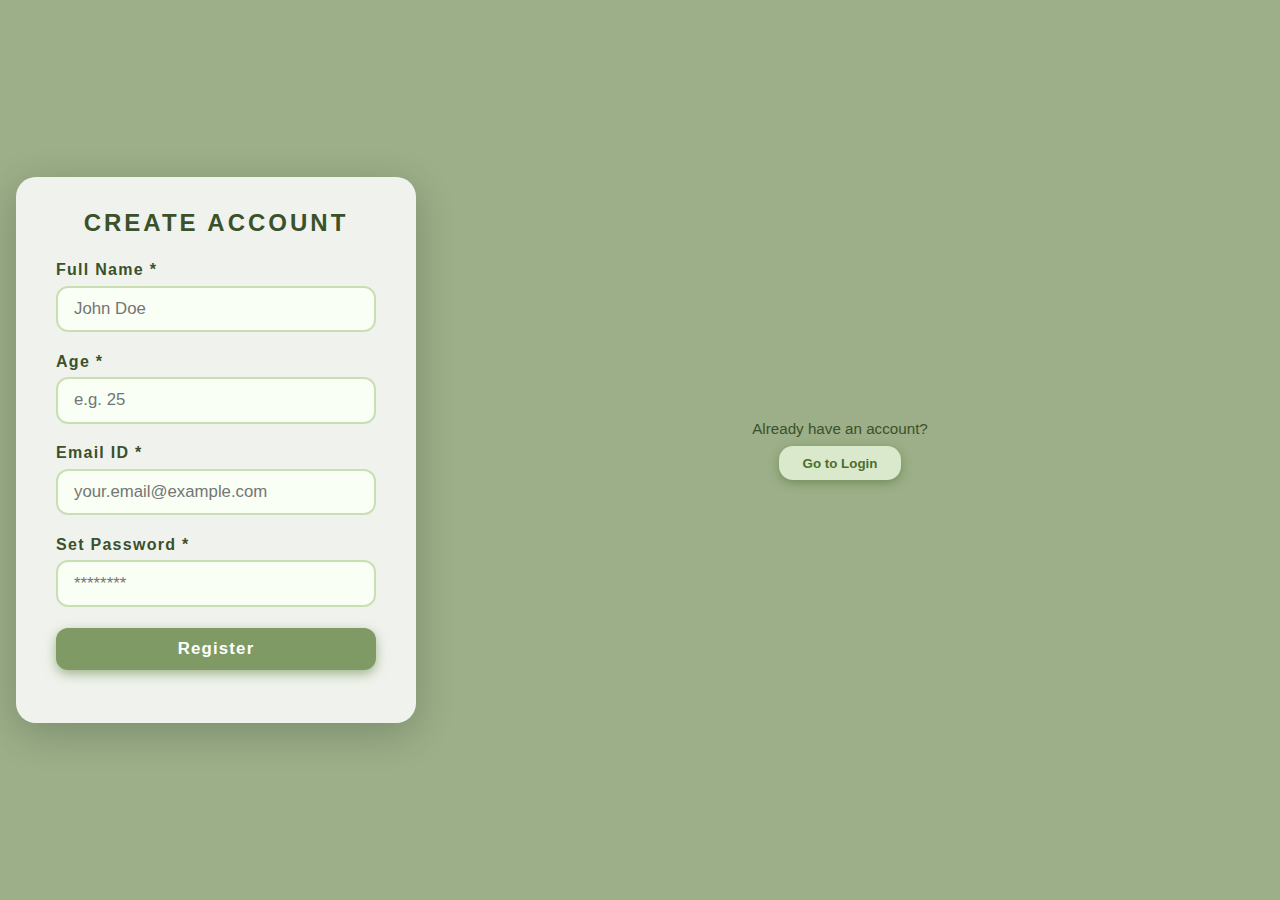
<file: form.html>
<!DOCTYPE html>
<html lang="en">
<head>
  <meta charset="UTF-8" />
  <meta name="viewport" content="width=device-width, initial-scale=1" />
  <title>Dynamic Login Form</title>
  <link rel="stylesheet" href="form.css" />
</head>
<body>
  <div class="container">
    <h2>Create Account</h2>
    <form id="signupForm" novalidate>
      <label for="name">Full Name *</label>
      <input type="text" id="name" name="name" placeholder="John Doe" required />
      <div class="error-msg" id="nameError">Please enter your name.</div>

      <label for="age">Age *</label>
      <input type="number" id="age" name="age" placeholder="e.g. 25" min="1" max="120" required />
      <div class="error-msg" id="ageError">Please enter a valid age (1-120).</div>

      <label for="email">Email ID *</label>
      <input type="email" id="email" name="email" placeholder="your.email@example.com" required />
      <div class="error-msg" id="emailError">Please enter a valid email address.</div>

      <label for="password">Set Password *</label>
      <input type="password" id="password" name="password" placeholder="********" minlength="6" required />
      <div class="error-msg" id="passwordError">Password must be at least 6 characters.</div>

      <input type="submit" value="Register" />
    </form>
  </div>

  <!-- Moved and centered below the container -->
  <div class="login-redirect" style="text-align:center; margin: 20px auto; width: 100%; max-width: 400px;">
    <p>Already have an account?</p>
    <button id="loginBtn" type="button">Go to Login</button>
  </div>


  <script src="form.js"></script>
</body>
</html>
</file>
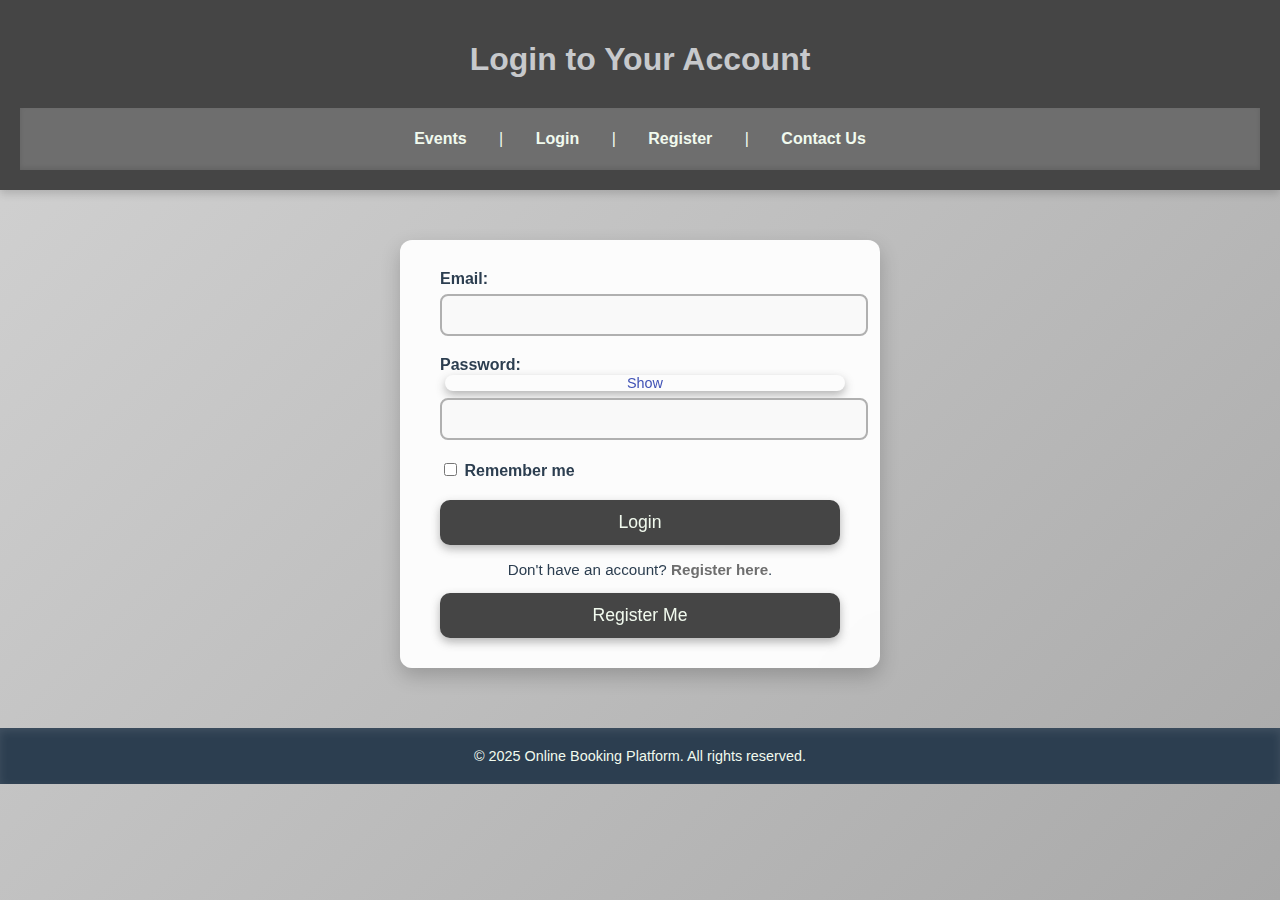
<file: login.html>
<!DOCTYPE html>
<html lang="en">
<head>
  <meta charset="UTF-8" />
  <meta name="viewport" content="width=device-width, initial-scale=1" />
  <title>Login - Online Booking Platform</title>
  <link rel="stylesheet" href="logins.css" />
</head>
<body>
  <header>
    <h1>Login to Your Account</h1>
    <nav>
      <a href="events.html">Events</a> |
      <a href="login.html" aria-current="page">Login</a> |
      <a href="register.html">Register</a> |
      <a href="contact.html">Contact Us</a>
    </nav>
  </header>

  <main>
    <form id="loginForm" action="/login" method="POST" novalidate>
      <div class="form-group">
        <label for="email">Email:</label>
        <input type="email" id="email" name="email" required autocomplete="email" />
      </div>

      <div class="form-group">
        <label for="password">
          Password:
          <button type="button" id="togglePassword" class="toggle-password" aria-label="Show password">Show</button>
        </label>
        <input type="password" id="password" name="password" required autocomplete="current-password" />
      </div>

      <div class="form-group-checkbox">
        <label><input type="checkbox" id="rememberMe" name="rememberMe" /> Remember me</label>
      </div>

      <button type="submit" id="loginBtn">Login</button>
    </form>

    <p>Don't have an account? <a href="register.html">Register here</a>.</p>

    <button id="registerBtn" type="button">Register Me</button>
  </main>

  <footer>
    &copy; 2025 Online Booking Platform. All rights reserved.
  </footer>

  <script src="login.js"></script>
</body>
</html>
</file>
<file: form.css>
* {
  box-sizing: border-box;
  margin: 0;
  padding: 0;
  font-family: 'Segoe UI', Tahoma, Geneva, Verdana, sans-serif;
}

body {
  background: #9caf88; /* Beige green tone */
  display: flex;
  justify-content: center;
  align-items: center;
  height: 100vh;
  color: #2c3e22; /* Dark green text for contrast */
  padding: 1rem;
}

.container {
  background: rgba(255, 255, 255, 0.85);
  padding: 2rem 2.5rem;
  border-radius: 20px;
  box-shadow: 0 10px 40px rgba(0, 0, 0, 0.2);
  width: 100%;
  max-width: 400px;
  transition: transform 0.3s ease, box-shadow 0.3s ease;
}

.container:hover {
  transform: scale(1.05);
  box-shadow: 0 15px 50px rgba(0, 0, 0, 0.3);
}

h2 {
  text-align: center;
  margin-bottom: 1.5rem;
  letter-spacing: 3px;
  font-weight: 800;
  color: #3a512b;
  text-transform: uppercase;
}

form {
  display: flex;
  flex-direction: column;
}

label {
  margin-bottom: 0.4rem;
  font-weight: 700;
  letter-spacing: 0.08rem;
  color: #3a512b;
}

input {
  padding: 0.7rem 1rem;
  margin-bottom: 1.3rem;
  border-radius: 12px;
  border: 2px solid #cadeb3;
  font-size: 1.05rem;
  outline: none;
  transition: border-color 0.3s ease, box-shadow 0.3s ease;
  background-color: #f9fff4;
  color: #2c3e22;
}

input:focus {
  border-color: #7f9a65;
  box-shadow: 0 0 8px 3px #a1b57d;
  background-color: #f0f8e9;
}

input[type="submit"] {
  background: #7f9a65;
  font-weight: 700;
  cursor: pointer;
  color: #fff;
  letter-spacing: 1.2px;
  transition: background 0.3s ease, transform 0.2s ease, box-shadow 0.3s ease;
  border: none;
  box-shadow: 0 4px 12px rgba(127, 154, 101, 0.7);
}

input[type="submit"]:hover {
  background: #5a6b3f;
  transform: scale(1.1);
  box-shadow: 0 6px 16px rgba(90, 107, 63, 0.9);
}

.error-msg {
  color: #b84c3b;
  font-size: 0.95rem;
  margin-top: -0.8rem;
  margin-bottom: 1rem;
  display: none;
}

.error-msg.active {
  display: block;
}

.login-redirect {
  text-align: center;
  margin-top: 1.2rem;
  font-size: 0.95rem;
  color: #3a512b;
}

.login-redirect p {
  margin-bottom: 0.6rem;
}

#loginBtn {
  background: #dae9cc;
  color: #4b6f2c;
  border: none;
  padding: 0.6rem 1.5rem;
  border-radius: 14px;
  cursor: pointer;
  font-weight: 700;
  transition: background 0.3s ease, color 0.3s ease, box-shadow 0.2s ease;
  box-shadow: 0 3px 10px rgba(74, 111, 44, 0.5);
}

#loginBtn:hover {
  background: #4b6f2c;
  color: white;
  box-shadow: 0 5px 15px rgba(74, 111, 44, 0.8);
}

/* Responsive Design */
@media (max-width: 480px) {
  .container {
    padding: 1.5rem 1.8rem;
    width: 95%;
  }

  input {
    font-size: 1rem;
  }

  h2 {
    font-size: 1.5rem;
    letter-spacing: 2px;
  }
}
.account-redirect {
  text-align: center;
  margin-top: 1.2rem;
  font-size: 0.95rem;
  color: #3a512b;
}

.account-redirect p {
  margin-bottom: 0.6rem;
}

#signupBtn {
  background: #dae9cc;
  color: #4b6f2c;
  border: none;
  padding: 0.6rem 1.5rem;
  border-radius: 14px;
  cursor: pointer;
  font-weight: 700;
  transition: background 0.3s ease, color 0.3s ease, box-shadow 0.2s ease;
  box-shadow: 0 3px 10px rgba(74, 111, 44, 0.5);
}

#signupBtn:hover {
  background: #4b6f2c;
  color: white;
  box-shadow: 0 5px 15px rgba(74, 111, 44, 0.8);
}
#formBtn {
  background-color: #28a745;
  color: white;
  border: none;
  padding: 12px 24px;
  border-radius: 6px;
  font-size: 16px;
  cursor: pointer;
  font-weight: bold;
  transition: background-color 0.3s ease;
}

#formBtn:hover {
  background-color: #1e7e34;
}

/* End of form.css */
</file>
<file: logins.css>
body {
    font-family: Arial, sans-serif;
    margin: 0;
    padding: 0;
    background: linear-gradient(135deg, #d3d3d3 0%, #a9a9a9 100%);
    color: #2c3e50;
    min-height: 100vh;
}

header {
    background-color: #454545; /* dark grey */
    color: #f1faee; /* soft off-white */
    padding: 20px;
    text-align: center;
    box-shadow: 0 4px 8px rgba(0, 0, 0, 0.15);
}

nav {
    background-color: #6e6e6e; /* medium grey */
    padding: 10px;
    text-align: center;
    box-shadow: inset 0 -2px 5px rgba(0, 0, 0, 0.1);
}

nav a {
    color: #f1faee;
    padding: 12px 20px;
    text-decoration: none;
    font-weight: bold;
    transition: background-color 0.3s ease;
    border-radius: 6px;
    display: inline-block;
    margin: 0 8px;
}

nav a:hover {
    background-color: #2c3e50; /* dark blue-grey */
}

main {
    max-width: 400px;
    margin: 50px auto;
    background: rgba(255, 255, 255, 0.95);
    padding: 30px 40px;
    border-radius: 12px;
    box-shadow: 0 8px 20px rgba(0, 0, 0, 0.2);
    backdrop-filter: blur(10px);
}

h1 {
    color: #c7c9cc;
    margin-bottom: 30px;
    text-align: center;
}

form div {
    margin-bottom: 20px;
}

label {
    display: block;
    font-weight: 600;
    margin-bottom: 6px;
    color: #2c3e50;
}

input[type="email"],
input[type="password"] {
    width: 100%;
    padding: 10px 12px;
    border: 2px solid #b0b0b0;
    border-radius: 8px;
    font-size: 1em;
    transition: border-color 0.3s ease;
    background-color: #f9f9f9;
}

input[type="email"]:focus,
input[type="password"]:focus {
    border-color: #454545;
    outline: none;
}

button {
    width: 100%;
    background-color: #454545;
    border: none;
    color: #f1faee;
    padding: 12px;
    font-size: 1.1em;
    border-radius: 10px;
    cursor: pointer;
    transition: background-color 0.3s ease;
    box-shadow: 0 4px 10px rgba(69, 69, 69, 0.4);
}

button:hover {
    background-color: #6e6e6e;
    box-shadow: 0 6px 14px rgba(110, 110, 110, 0.6);
}

p {
    text-align: center;
    font-size: 0.95em;
}

p a {
    color: #6e6e6e;
    text-decoration: none;
    font-weight: 600;
    transition: color 0.3s ease;
}

p a:hover {
    color: #454545;
    text-decoration: underline;
}

footer {
    text-align: center;
    padding: 20px;
    background-color: #2c3e50; /* dark blue-grey */
    color: #f1faee;
    margin-top: 60px;
    font-size: 0.9em;
    box-shadow: inset 0 3px 10px rgba(255, 255, 255, 0.1);
}
footer a {
    color: #f1faee;
    text-decoration: none;
    font-weight: 600;
}
footer a:hover {
    text-decoration: underline;
}
.error { color: red; }
.success { color: green; }
.hidden { display: none; }
.toggle-password {
  cursor: pointer; font-size: 0.9em; color: #3f51b5; background: none; border: none; padding: 0; margin-left: 5px;
}
#loginForm {
  transition: opacity 1s ease;
  opacity: 1;
}
* Style for Login button */
#loginBtn {
  background-color: #3f51b5;
  color: white;
  border: none;
  padding: 12px 24px;
  margin-right: 15px;
  border-radius: 6px;
  font-size: 16px;
  cursor: pointer;
  font-weight: bold;
  transition: background-color 0.3s ease;
}

#loginBtn:hover {
  background-color: #2c387e;
}

/* Responsive Design */
</file>
